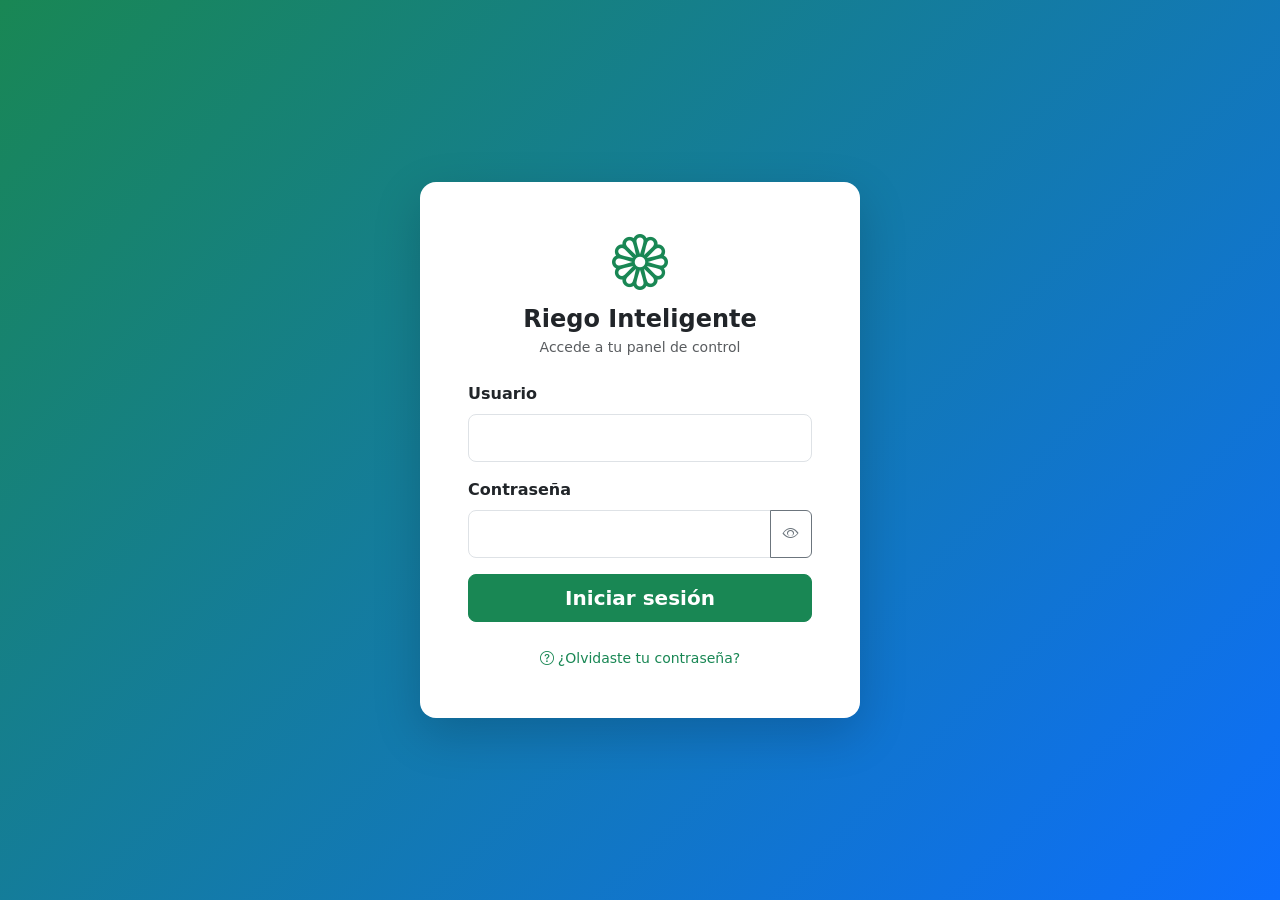
<file: change-password.html>
<!DOCTYPE html>
<html lang="es">

<head>
    <meta charset="UTF-8">
    <meta name="viewport" content="width=device-width, initial-scale=1.0">
    <title>Cambiar contraseña · Riego Inteligente</title>
    <link href="https://cdn.jsdelivr.net/npm/bootstrap@5.3.2/dist/css/bootstrap.min.css" rel="stylesheet">
    <link rel="stylesheet" href="https://cdn.jsdelivr.net/npm/bootstrap-icons@1.11.1/font/bootstrap-icons.css">
    <link rel="stylesheet" href="css/auth.css">
    <script>
        if (!localStorage.getItem('userId') || !localStorage.getItem('token')) {
            localStorage.clear();
            window.location.replace('login.html');
        }
    </script>
</head>

<body class="auth-bg">
    <div class="auth-wrapper">
        <div class="card auth-card shadow-lg border-0 rounded-4">
            <div class="card-body p-5">
                <div class="text-center mb-4">
                    <i class="bi bi-shield-lock display-4 text-success"></i>
                    <h1 class="h4 fw-bold mt-2 mb-1">Cambiar contraseña</h1>
                    <p class="text-muted small mb-0">Actualiza tu contraseña de acceso</p>
                </div>

                <div id="alert" class="d-none"></div>

                <form id="changeForm" novalidate>
                    <div class="mb-3">
                        <label for="username" class="form-label fw-semibold">Usuario</label>
                        <input type="text" class="form-control form-control-lg" id="username" autocomplete="username"
                            readonly required minlength="4" maxlength="50">
                    </div>

                    <div class="mb-3">
                        <label for="currentPassword" class="form-label fw-semibold">Contraseña actual</label>
                        <div class="input-group">
                            <input type="password" class="form-control form-control-lg" id="currentPassword"
                                autocomplete="current-password" required minlength="8" maxlength="100">
                            <button class="btn btn-outline-secondary" type="button" data-toggle="currentPassword"
                                tabindex="-1">
                                <i class="bi bi-eye"></i>
                            </button>
                        </div>
                    </div>

                    <div class="mb-3">
                        <label for="newPassword" class="form-label fw-semibold">Nueva contraseña</label>
                        <div class="input-group">
                            <input type="password" class="form-control form-control-lg" id="newPassword"
                                autocomplete="new-password" required minlength="8" maxlength="100">
                            <button class="btn btn-outline-secondary" type="button" data-toggle="newPassword"
                                tabindex="-1">
                                <i class="bi bi-eye"></i>
                            </button>
                        </div>
                    </div>

                    <div class="mb-3">
                        <label for="confirmPassword" class="form-label fw-semibold">Confirmar nueva contraseña</label>
                        <input type="password" class="form-control form-control-lg" id="confirmPassword"
                            autocomplete="new-password" required minlength="8" maxlength="100">
                    </div>

                    <button type="submit" class="btn btn-success btn-lg w-100 fw-semibold" id="btnChange">
                        <span class="spinner-border spinner-border-sm me-2 d-none" id="spinner"></span>
                        Guardar nueva contraseña
                    </button>
                </form>

                <div class="text-center mt-4">
                    <a href="index.html" class="text-decoration-none small">
                        <i class="bi bi-arrow-left me-1"></i>Volver al panel de control
                    </a>
                </div>
            </div>
        </div>
    </div>

    <script src="js/config.js"></script>
    <script src="js/auth.js"></script>
</body>

</html>
</file>
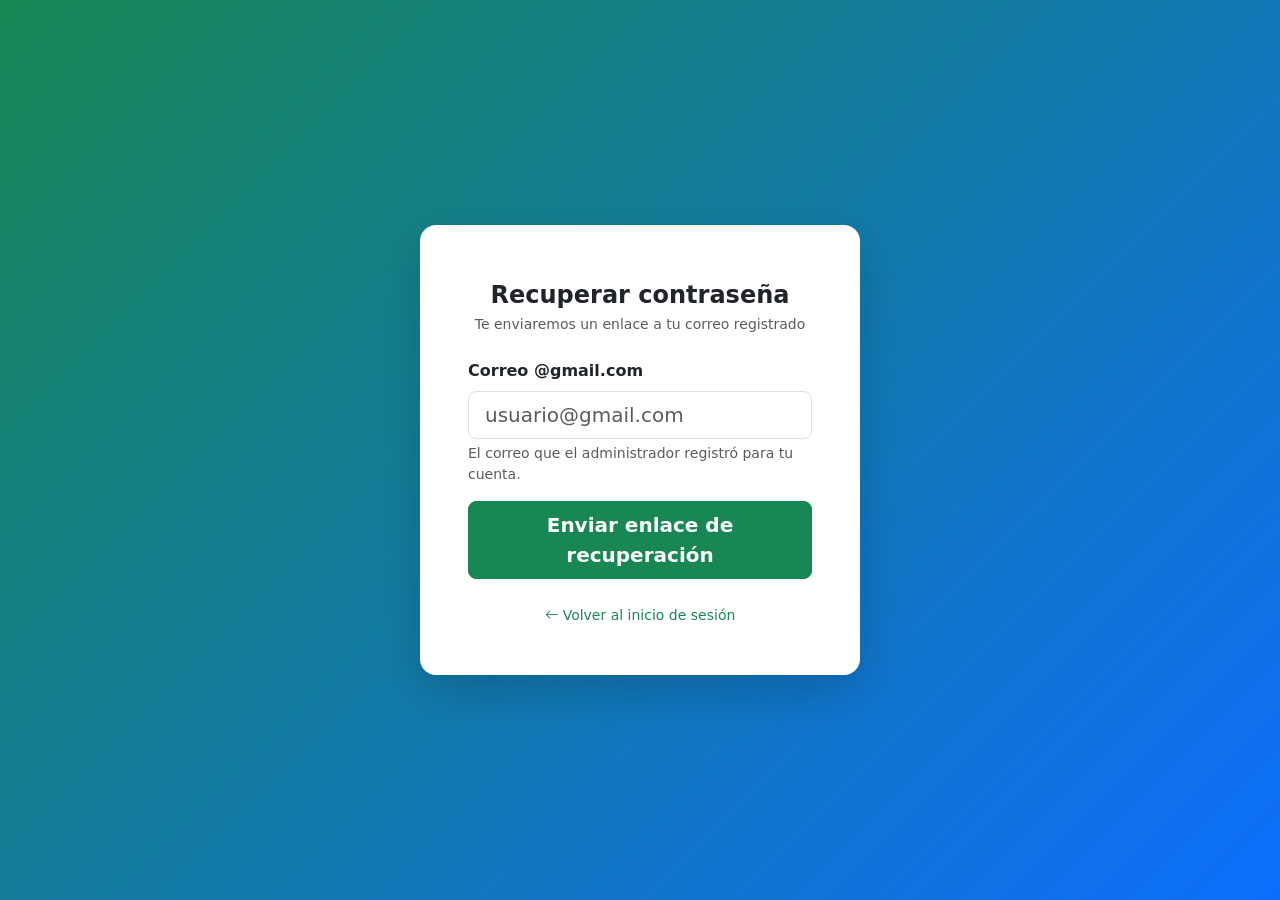
<file: forgot-password.html>
<!DOCTYPE html>
<html lang="es">
<head>
    <meta charset="UTF-8">
    <meta name="viewport" content="width=device-width, initial-scale=1.0">
    <title>Recuperar contraseña · Riego Inteligente</title>
    <link href="https://cdn.jsdelivr.net/npm/bootstrap@5.3.2/dist/css/bootstrap.min.css" rel="stylesheet">
    <link rel="stylesheet" href="https://cdn.jsdelivr.net/npm/bootstrap-icons@1.11.1/font/bootstrap-icons.css">
    <link rel="stylesheet" href="css/auth.css">
</head>
<body class="auth-bg">
    <div class="auth-wrapper">
        <div class="card auth-card shadow-lg border-0 rounded-4">
            <div class="card-body p-5">
                <div class="text-center mb-4">
                    <i class="bi bi-envelope-lock display-4 text-success"></i>
                    <h1 class="h4 fw-bold mt-2 mb-1">Recuperar contraseña</h1>
                    <p class="text-muted small mb-0">Te enviaremos un enlace a tu correo registrado</p>
                </div>

                <div id="alert" class="d-none"></div>

                <form id="forgotForm" novalidate>
                    <div class="mb-3">
                        <label for="email" class="form-label fw-semibold">Correo @gmail.com</label>
                        <input type="email" class="form-control form-control-lg" id="email"
                               placeholder="usuario@gmail.com" autocomplete="email" required maxlength="100">
                        <div class="form-text">El correo que el administrador registró para tu cuenta.</div>
                    </div>

                    <button type="submit" class="btn btn-success btn-lg w-100 fw-semibold" id="btnForgot">
                        <span class="spinner-border spinner-border-sm me-2 d-none" id="spinner"></span>
                        Enviar enlace de recuperación
                    </button>
                </form>

                <div class="text-center mt-4">
                    <a href="login.html" class="text-decoration-none small">
                        <i class="bi bi-arrow-left me-1"></i>Volver al inicio de sesión
                    </a>
                </div>
            </div>
        </div>
    </div>

    <script src="js/config.js"></script>
    <script src="js/auth.js"></script>
</body>
</html>
</file>
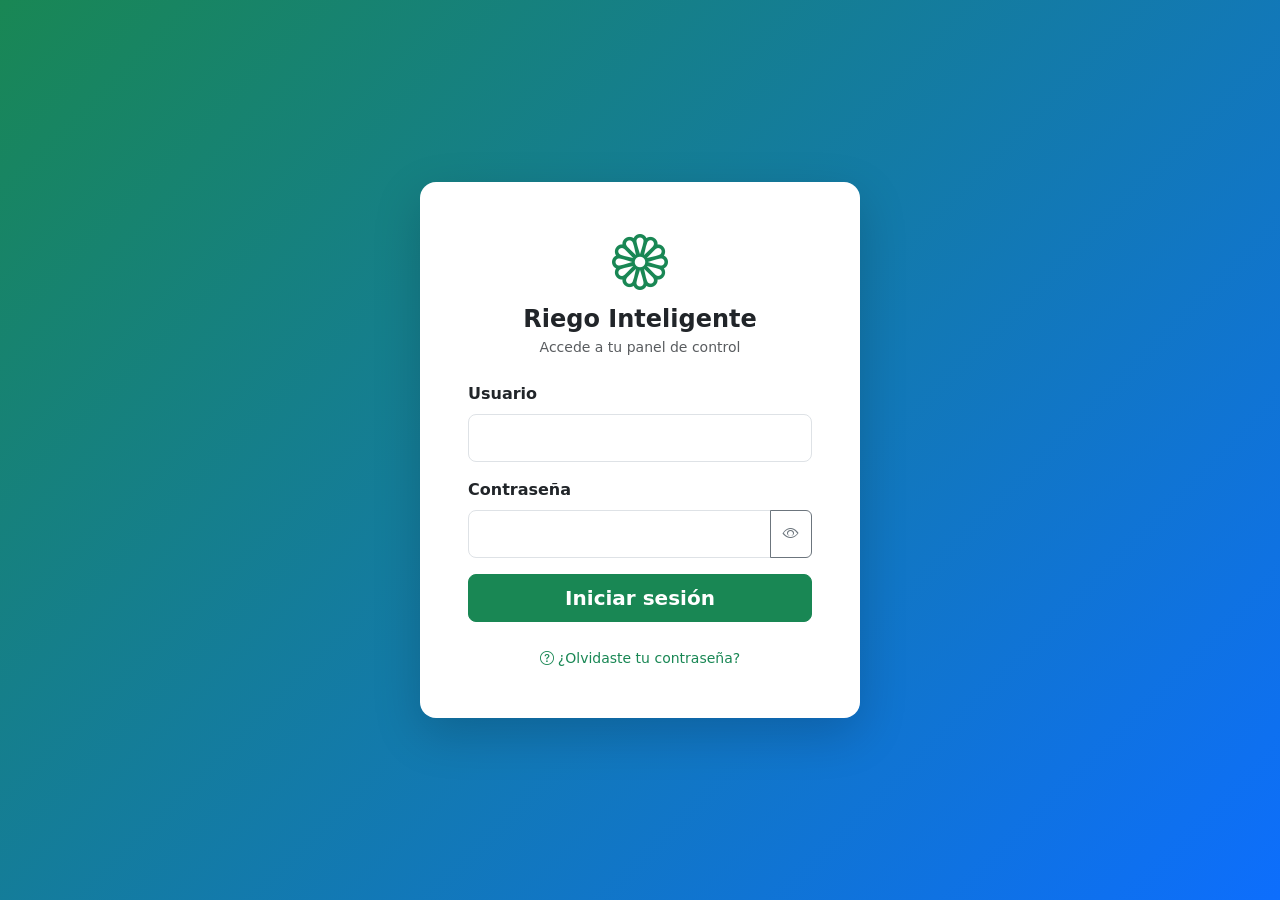
<file: login.html>
<!DOCTYPE html>
<html lang="es">
<head>
    <meta charset="UTF-8">
    <meta name="viewport" content="width=device-width, initial-scale=1.0">
    <title>Iniciar sesión · Riego Inteligente</title>
    <link href="https://cdn.jsdelivr.net/npm/bootstrap@5.3.2/dist/css/bootstrap.min.css" rel="stylesheet">
    <link rel="stylesheet" href="https://cdn.jsdelivr.net/npm/bootstrap-icons@1.11.1/font/bootstrap-icons.css">
    <link rel="stylesheet" href="css/auth.css">
    <link rel="manifest" href="manifest.json">
    <meta name="theme-color" content="#198754">
</head>
<body class="auth-bg">
    <div class="auth-wrapper">
        <div class="card auth-card shadow-lg border-0 rounded-4">
            <div class="card-body p-5">
                <div class="text-center mb-4">
                    <i class="bi bi-flower1 display-4 text-success"></i>
                    <h1 class="h4 fw-bold mt-2 mb-1">Riego Inteligente</h1>
                    <p class="text-muted small mb-0">Accede a tu panel de control</p>
                </div>

                <div id="alert" class="d-none"></div>

                <form id="loginForm" novalidate>
                    <div class="mb-3">
                        <label for="username" class="form-label fw-semibold">Usuario</label>
                        <input type="text" class="form-control form-control-lg" id="username"
                               autocomplete="username" required minlength="4" maxlength="50">
                    </div>

                    <div class="mb-3">
                        <label for="password" class="form-label fw-semibold">Contraseña</label>
                        <div class="input-group">
                            <input type="password" class="form-control form-control-lg" id="password"
                                   autocomplete="current-password" required minlength="8" maxlength="100">
                            <button class="btn btn-outline-secondary" type="button" data-toggle="password" tabindex="-1">
                                <i class="bi bi-eye"></i>
                            </button>
                        </div>
                    </div>

                    <div id="loginHint" class="alert alert-info d-none small"></div>

                    <button type="submit" class="btn btn-success btn-lg w-100 fw-semibold" id="btnLogin">
                        <span class="spinner-border spinner-border-sm me-2 d-none" id="spinner"></span>
                        <span id="btnLoginText">Iniciar sesión</span>
                    </button>
                </form>

                <div class="text-center mt-4">
                    <a href="forgot-password.html" class="text-decoration-none small">
                        <i class="bi bi-question-circle me-1"></i>¿Olvidaste tu contraseña?
                    </a>
                </div>
            </div>
        </div>
    </div>

    <script src="https://cdn.jsdelivr.net/npm/bootstrap@5.3.2/dist/js/bootstrap.bundle.min.js"></script>
    <script src="js/config.js"></script>
    <script src="js/auth.js"></script>
</body>
</html>
</file>
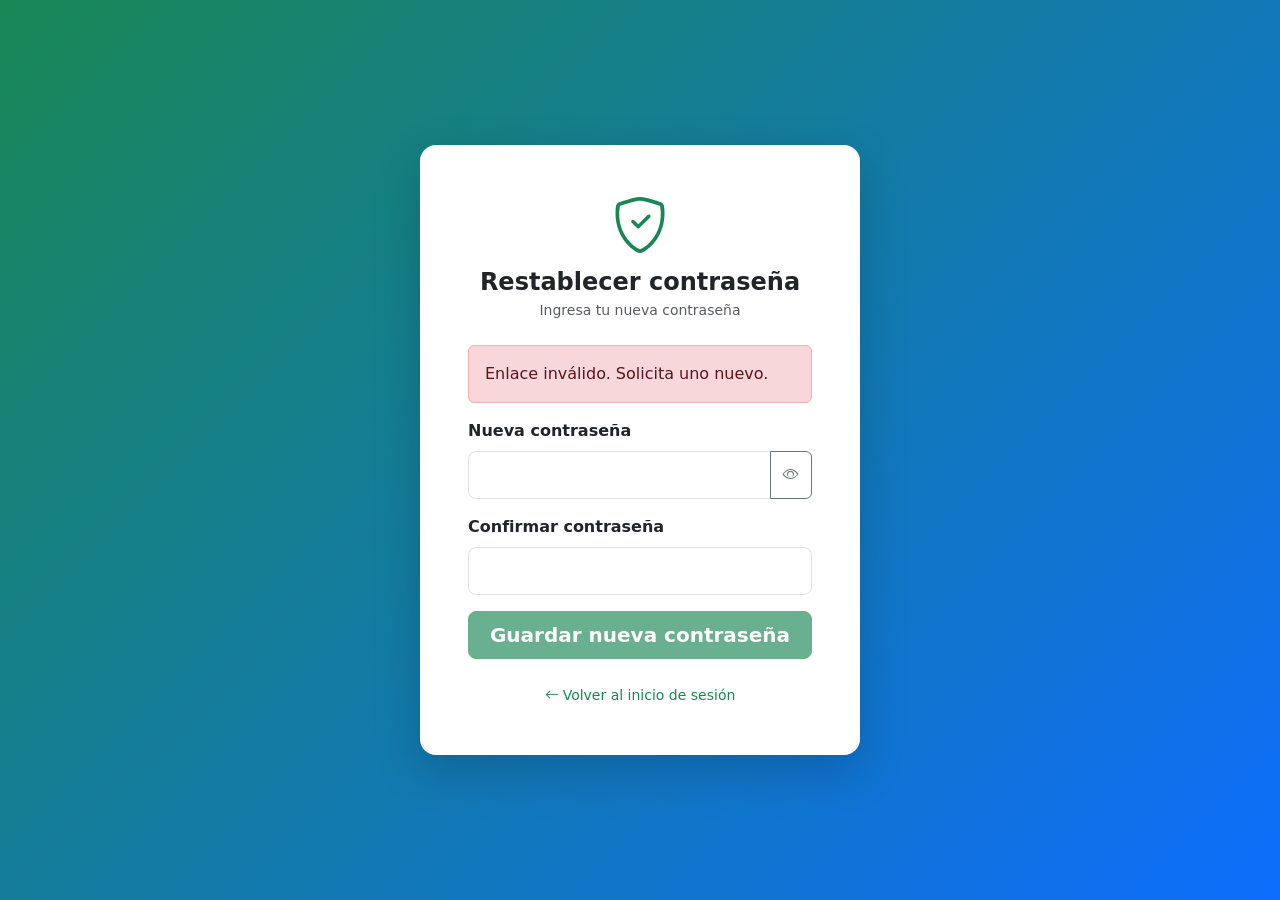
<file: reset-password.html>
<!DOCTYPE html>
<html lang="es">
<head>
    <meta charset="UTF-8">
    <meta name="viewport" content="width=device-width, initial-scale=1.0">
    <title>Restablecer contraseña · Riego Inteligente</title>
    <link href="https://cdn.jsdelivr.net/npm/bootstrap@5.3.2/dist/css/bootstrap.min.css" rel="stylesheet">
    <link rel="stylesheet" href="https://cdn.jsdelivr.net/npm/bootstrap-icons@1.11.1/font/bootstrap-icons.css">
    <link rel="stylesheet" href="css/auth.css">
</head>
<body class="auth-bg">
    <div class="auth-wrapper">
        <div class="card auth-card shadow-lg border-0 rounded-4">
            <div class="card-body p-5">
                <div class="text-center mb-4">
                    <i class="bi bi-shield-check display-4 text-success"></i>
                    <h1 class="h4 fw-bold mt-2 mb-1">Restablecer contraseña</h1>
                    <p class="text-muted small mb-0">Ingresa tu nueva contraseña</p>
                </div>

                <div id="alert" class="d-none"></div>

                <form id="resetForm" novalidate>
                    <input type="hidden" id="token">
                    <div class="mb-3">
                        <label for="newPassword" class="form-label fw-semibold">Nueva contraseña</label>
                        <div class="input-group">
                            <input type="password" class="form-control form-control-lg" id="newPassword"
                                autocomplete="new-password" required minlength="8" maxlength="100">
                            <button class="btn btn-outline-secondary" type="button" data-toggle="newPassword" tabindex="-1">
                                <i class="bi bi-eye"></i>
                            </button>
                        </div>
                    </div>

                    <div class="mb-3">
                        <label for="confirmPassword" class="form-label fw-semibold">Confirmar contraseña</label>
                        <input type="password" class="form-control form-control-lg" id="confirmPassword"
                            autocomplete="new-password" required minlength="8" maxlength="100">
                    </div>

                    <button type="submit" class="btn btn-success btn-lg w-100 fw-semibold" id="btnReset">
                        <span class="spinner-border spinner-border-sm me-2 d-none" id="spinner"></span>
                        Guardar nueva contraseña
                    </button>
                </form>

                <div class="text-center mt-4">
                    <a href="login.html" class="text-decoration-none small">
                        <i class="bi bi-arrow-left me-1"></i>Volver al inicio de sesión
                    </a>
                </div>
            </div>
        </div>
    </div>

    <script src="https://cdn.jsdelivr.net/npm/bootstrap@5.3.2/dist/js/bootstrap.bundle.min.js"></script>
    <script src="js/config.js"></script>
    <script src="js/auth.js"></script>
</body>
</html>
</file>
<file: css/auth.css>
body.auth-bg {
    min-height: 100vh;
    background: linear-gradient(135deg, #198754 0%, #0d6efd 100%);
    display: flex;
    align-items: center;
    justify-content: center;
    padding: 20px;
}

.auth-wrapper {
    width: 100%;
    max-width: 440px;
}

.auth-card {
    background: #ffffff;
}

.auth-card .form-control:focus {
    border-color: #198754;
    box-shadow: 0 0 0 0.25rem rgba(25, 135, 84, 0.15);
}

.auth-card a {
    color: #198754;
}

.auth-card a:hover {
    color: #146c43;
}
</file>
